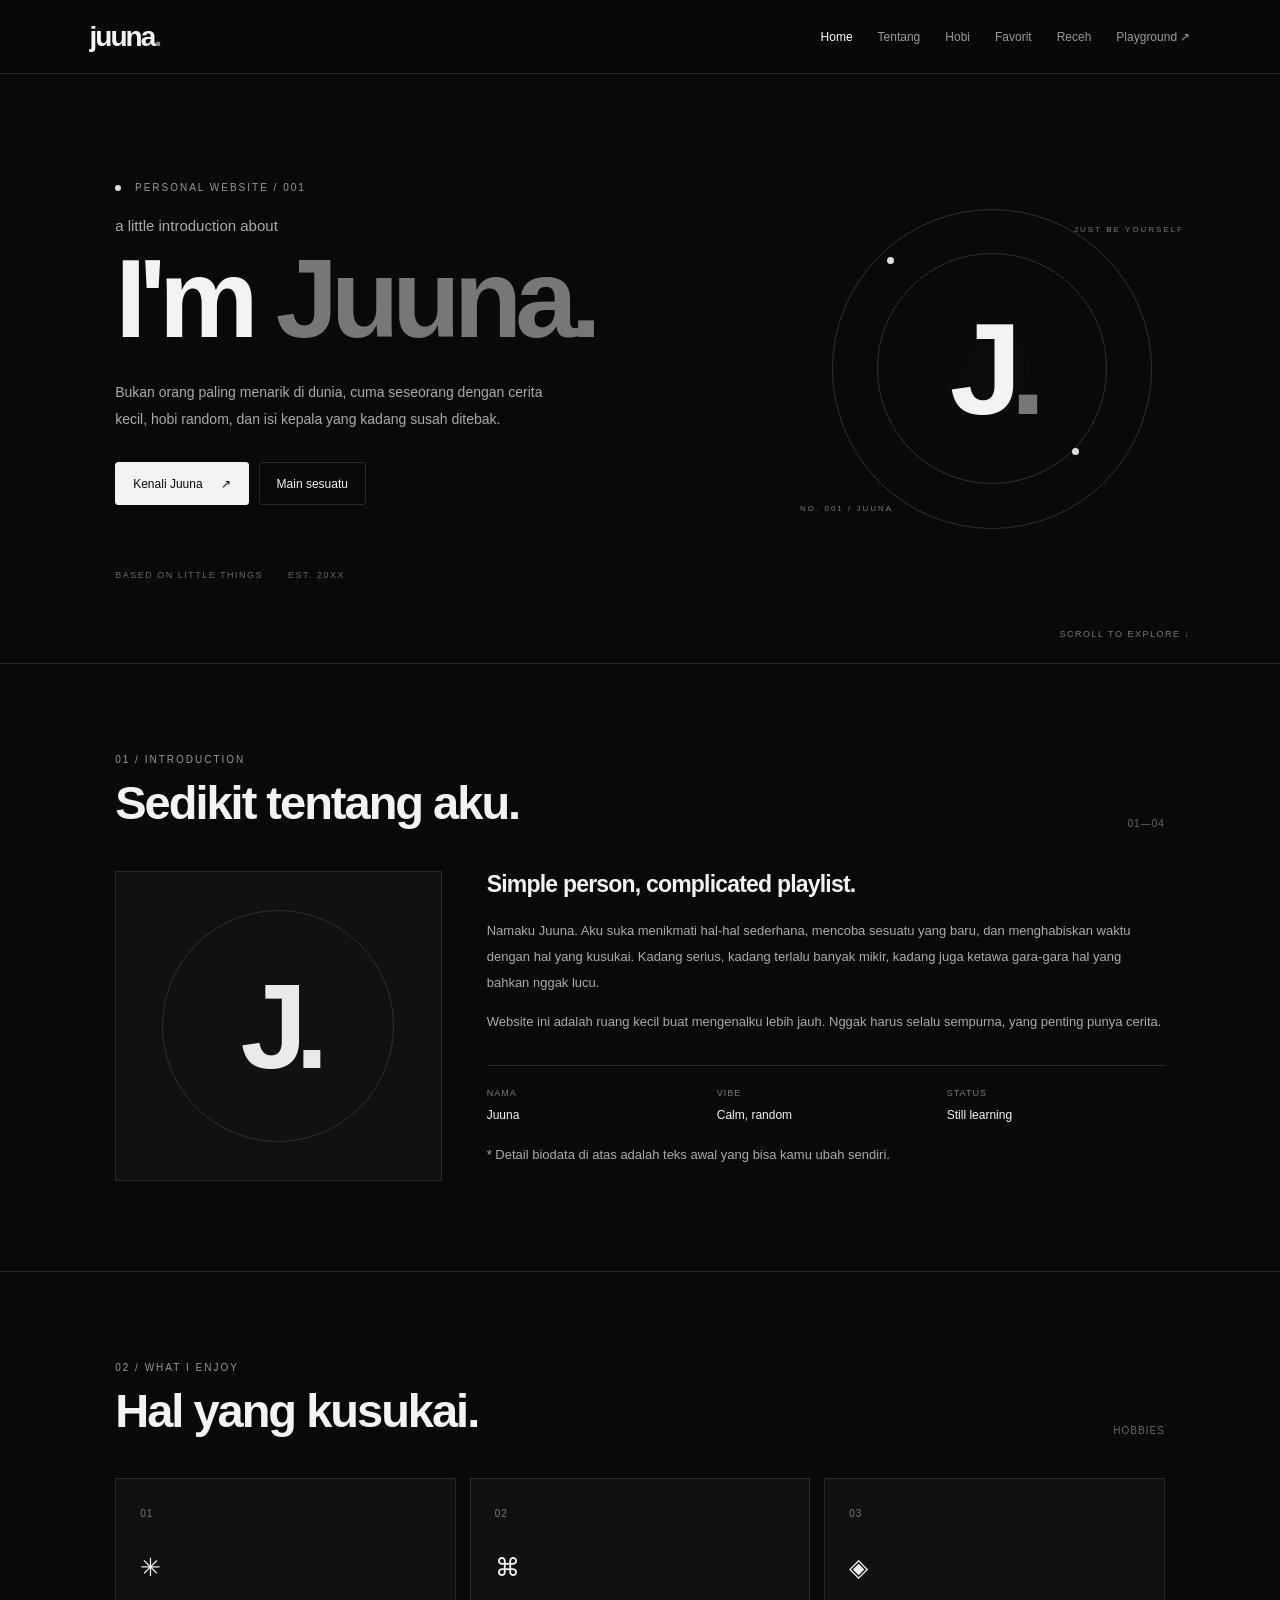
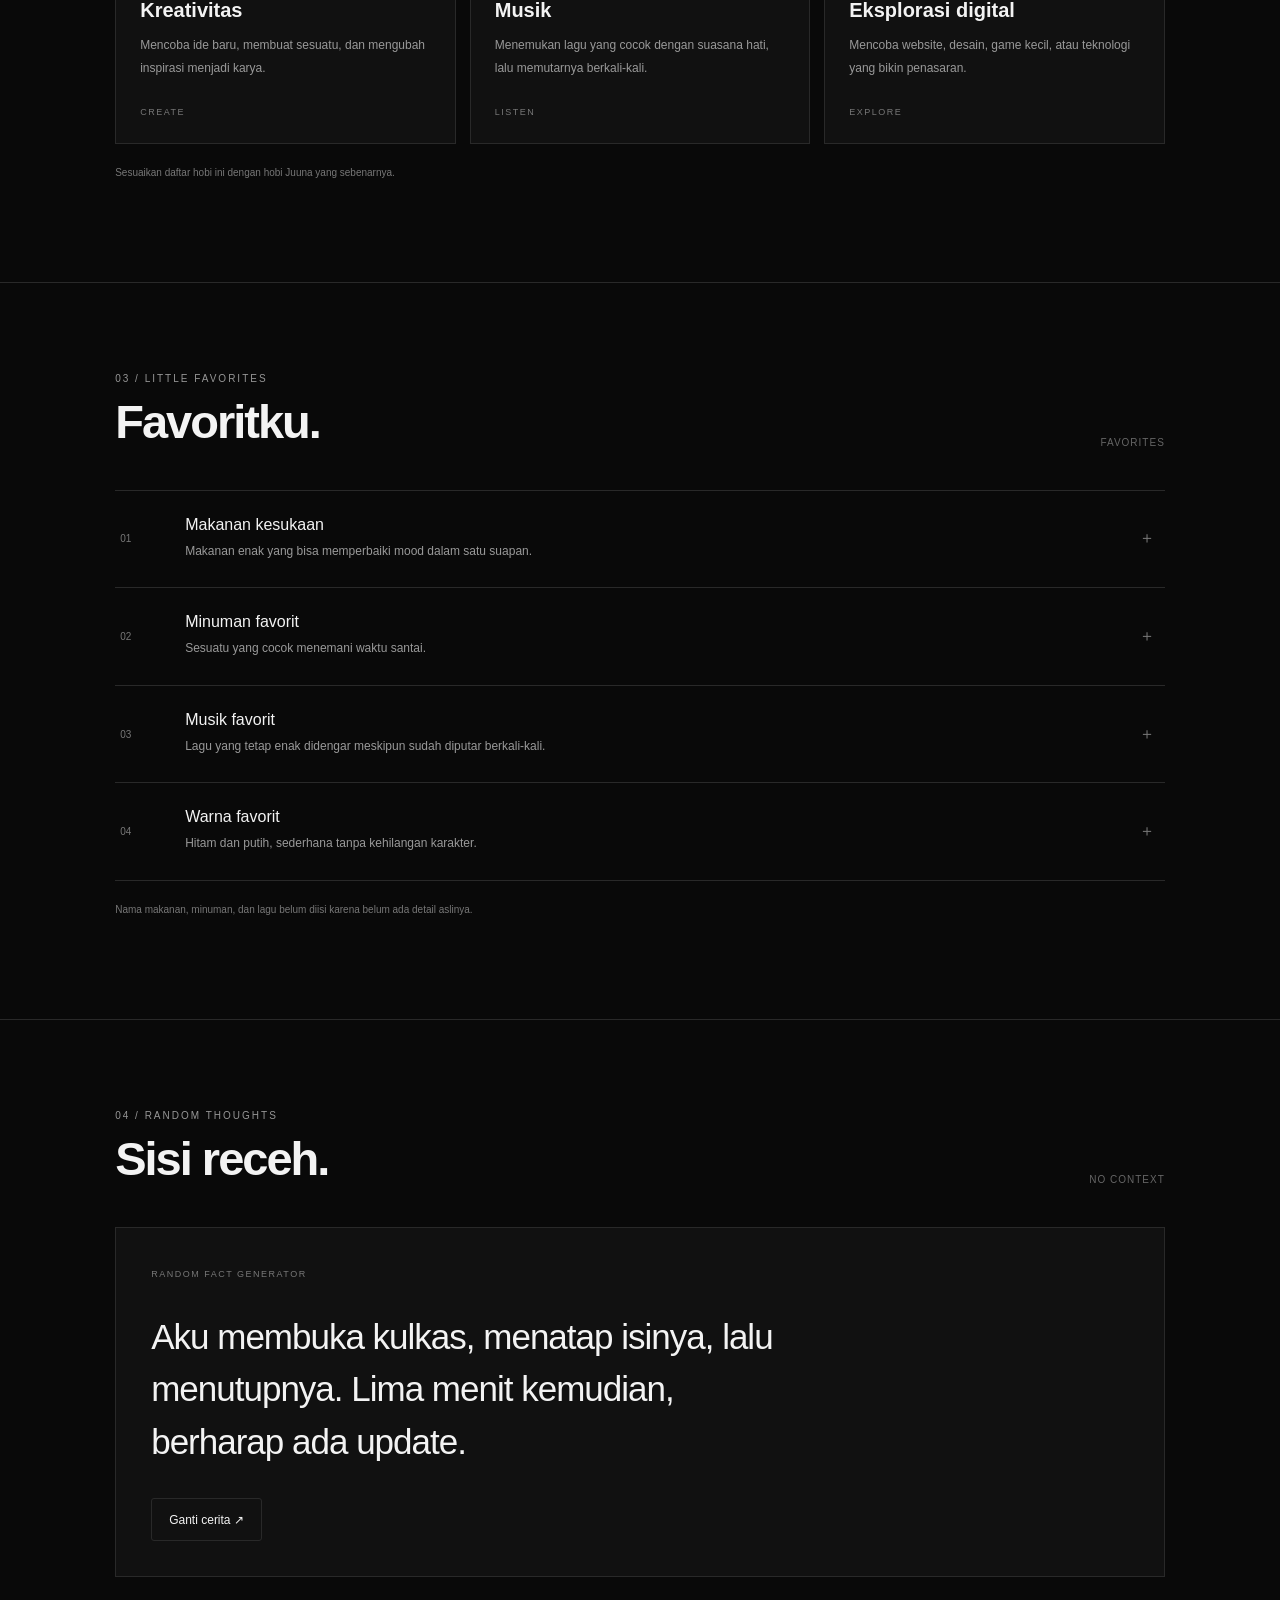
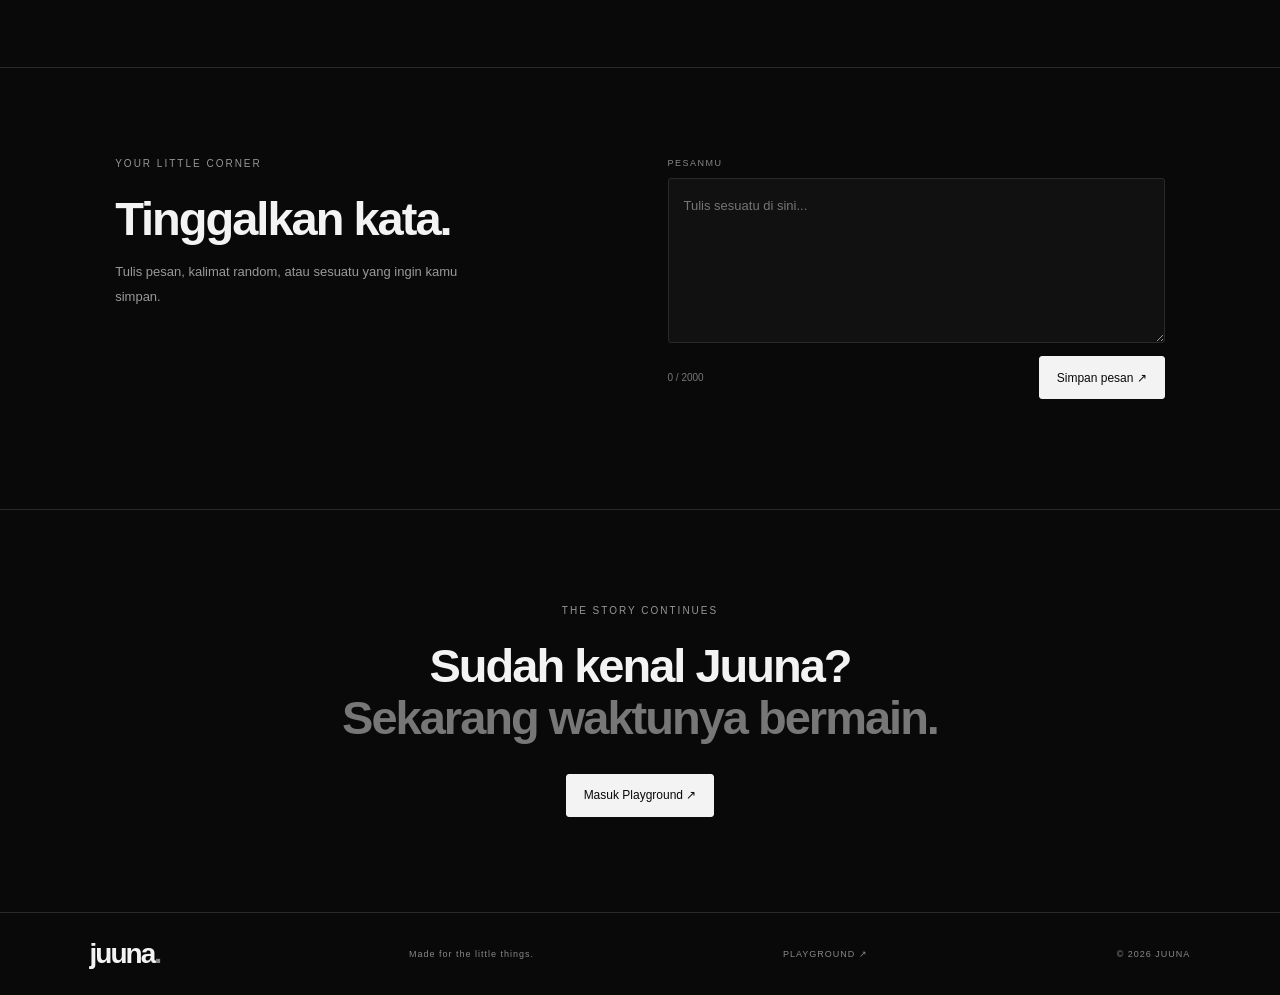
<file: index.html>
<!DOCTYPE html>
<html lang="id">
<head>
  <meta charset="UTF-8">
  <meta name="viewport" content="width=device-width, initial-scale=1">
  <meta name="theme-color" content="#090909">
  <meta name="description" content="Juuna, biodata personal, hobi, cerita receh, dan ruang kreativitas.">
  <title>juuna. | personal space</title>
  <link rel="stylesheet" href="./style.css">
</head>
<body>
  <header class="navbar">
    <a class="logo" href="./index.html">juuna<span>.</span></a>
    <button class="menu-toggle" id="menuToggle" aria-label="Buka menu">☰</button>
    <nav id="navigation">
      <a href="#home" class="nav-link active">Home</a>
      <a href="#about" class="nav-link">Tentang</a>
      <a href="#hobbies" class="nav-link">Hobi</a>
      <a href="#favorites" class="nav-link">Favorit</a>
      <a href="#random" class="nav-link">Receh</a>
      <a href="./games.html" class="nav-link">Playground ↗</a>
    </nav>
  </header>

  <main>
    <section class="hero page-section" id="home">
      <div class="hero-content">
        <div class="eyebrow"><span class="status-dot"></span> PERSONAL WEBSITE / 001</div>
        <p class="hello">a little introduction about</p>
        <h1>I'm <span>Juuna.</span></h1>
        <p class="hero-description">
          Bukan orang paling menarik di dunia, cuma seseorang dengan
          cerita kecil, hobi random, dan isi kepala yang kadang susah ditebak.
        </p>
        <div class="hero-actions">
          <a class="button button-light" href="#about">Kenali Juuna <span>↗</span></a>
          <a class="button button-outline" href="./games.html">Main sesuatu</a>
        </div>
        <div class="hero-meta">
          <span>BASED ON LITTLE THINGS</span>
          <span>EST. 20XX</span>
        </div>
      </div>
      <div class="hero-art" aria-label="Ilustrasi abstrak hitam putih">
        <div class="art-ring ring-a"></div>
        <div class="art-ring ring-b"></div>
        <div class="art-core">J<span>.</span></div>
        <span class="art-label label-a">JUST BE YOURSELF</span>
        <span class="art-label label-b">NO. 001 / JUUNA</span>
      </div>
      <a class="scroll-hint" href="#about">SCROLL TO EXPLORE ↓</a>
    </section>

    <section class="page-section content-section" id="about">
      <div class="section-heading">
        <div><p class="eyebrow">01 / INTRODUCTION</p><h2>Sedikit tentang aku.</h2></div>
        <span class="section-index">01—04</span>
      </div>
      <div class="about-layout">
        <div class="about-number">J.</div>
        <div class="about-copy">
          <h3>Simple person, complicated playlist.</h3>
          <p>
            Namaku Juuna. Aku suka menikmati hal-hal sederhana, mencoba
            sesuatu yang baru, dan menghabiskan waktu dengan hal yang kusukai.
            Kadang serius, kadang terlalu banyak mikir, kadang juga ketawa
            gara-gara hal yang bahkan nggak lucu.
          </p>
          <p>
            Website ini adalah ruang kecil buat mengenalku lebih jauh.
            Nggak harus selalu sempurna, yang penting punya cerita.
          </p>
          <div class="fact-row">
            <div><span class="fact-label">NAMA</span><strong>Juuna</strong></div>
            <div><span class="fact-label">VIBE</span><strong>Calm, random</strong></div>
            <div><span class="fact-label">STATUS</span><strong>Still learning</strong></div>
          </div>
          <p class="small-note">* Detail biodata di atas adalah teks awal yang bisa kamu ubah sendiri.</p>
        </div>
      </div>
    </section>

    <section class="page-section content-section" id="hobbies">
      <div class="section-heading">
        <div><p class="eyebrow">02 / WHAT I ENJOY</p><h2>Hal yang kusukai.</h2></div>
        <span class="section-index">HOBBIES</span>
      </div>
      <div class="card-grid">
        <article class="info-card">
          <span class="card-number">01</span><span class="card-symbol">✳</span>
          <h3>Kreativitas</h3>
          <p>Mencoba ide baru, membuat sesuatu, dan mengubah inspirasi menjadi karya.</p>
          <span class="tag">CREATE</span>
        </article>
        <article class="info-card">
          <span class="card-number">02</span><span class="card-symbol">⌘</span>
          <h3>Musik</h3>
          <p>Menemukan lagu yang cocok dengan suasana hati, lalu memutarnya berkali-kali.</p>
          <span class="tag">LISTEN</span>
        </article>
        <article class="info-card">
          <span class="card-number">03</span><span class="card-symbol">◈</span>
          <h3>Eksplorasi digital</h3>
          <p>Mencoba website, desain, game kecil, atau teknologi yang bikin penasaran.</p>
          <span class="tag">EXPLORE</span>
        </article>
      </div>
      <p class="small-note">Sesuaikan daftar hobi ini dengan hobi Juuna yang sebenarnya.</p>
    </section>

    <section class="page-section content-section" id="favorites">
      <div class="section-heading">
        <div><p class="eyebrow">03 / LITTLE FAVORITES</p><h2>Favoritku.</h2></div>
        <span class="section-index">FAVORITES</span>
      </div>
      <div class="favorite-list">
        <article class="favorite-item">
          <span class="favorite-no">01</span>
          <div><h3>Makanan kesukaan</h3><p>Makanan enak yang bisa memperbaiki mood dalam satu suapan.</p></div>
          <span class="favorite-icon">＋</span>
        </article>
        <article class="favorite-item">
          <span class="favorite-no">02</span>
          <div><h3>Minuman favorit</h3><p>Sesuatu yang cocok menemani waktu santai.</p></div>
          <span class="favorite-icon">＋</span>
        </article>
        <article class="favorite-item">
          <span class="favorite-no">03</span>
          <div><h3>Musik favorit</h3><p>Lagu yang tetap enak didengar meskipun sudah diputar berkali-kali.</p></div>
          <span class="favorite-icon">＋</span>
        </article>
        <article class="favorite-item">
          <span class="favorite-no">04</span>
          <div><h3>Warna favorit</h3><p>Hitam dan putih, sederhana tanpa kehilangan karakter.</p></div>
          <span class="favorite-icon">＋</span>
        </article>
      </div>
      <p class="small-note">Nama makanan, minuman, dan lagu belum diisi karena belum ada detail aslinya.</p>
    </section>

    <section class="page-section content-section" id="random">
      <div class="section-heading">
        <div><p class="eyebrow">04 / RANDOM THOUGHTS</p><h2>Sisi receh.</h2></div>
        <span class="section-index">NO CONTEXT</span>
      </div>
      <div class="random-box">
        <span class="random-label">RANDOM FACT GENERATOR</span>
        <p id="randomText">Aku membuka kulkas, menatap isinya, lalu menutupnya. Lima menit kemudian, berharap ada update.</p>
        <button class="button button-outline" id="randomBtn">Ganti cerita ↗</button>
      </div>
    </section>

    <section class="page-section message-section" id="message">
      <div>
        <p class="eyebrow">YOUR LITTLE CORNER</p>
        <h2>Tinggalkan kata.</h2>
        <p class="muted">Tulis pesan, kalimat random, atau sesuatu yang ingin kamu simpan.</p>
      </div>
      <div class="message-editor">
        <label for="messageInput">PESANMU</label>
        <textarea id="messageInput" maxlength="2000" placeholder="Tulis sesuatu di sini..."></textarea>
        <div class="editor-footer">
          <span id="charCount">0 / 2000</span>
          <button id="saveMessage" class="button button-light">Simpan pesan ↗</button>
        </div>
        <p id="messageStatus" class="small-note" aria-live="polite"></p>
        <div id="savedMessages" class="saved-messages"></div>
      </div>
    </section>

    <section class="final-cta">
      <p class="eyebrow">THE STORY CONTINUES</p>
      <h2>Sudah kenal Juuna?<br><span>Sekarang waktunya bermain.</span></h2>
      <a href="./games.html" class="button button-light">Masuk Playground ↗</a>
    </section>
  </main>

  <footer class="footer">
    <a class="logo" href="#home">juuna<span>.</span></a>
    <span>Made for the little things.</span>
    <a href="./games.html">PLAYGROUND ↗</a>
    <span>© <span id="year"></span> JUUNA</span>
  </footer>
  <script src="./script.js"></script>
</body>
                                               </html>
</file>
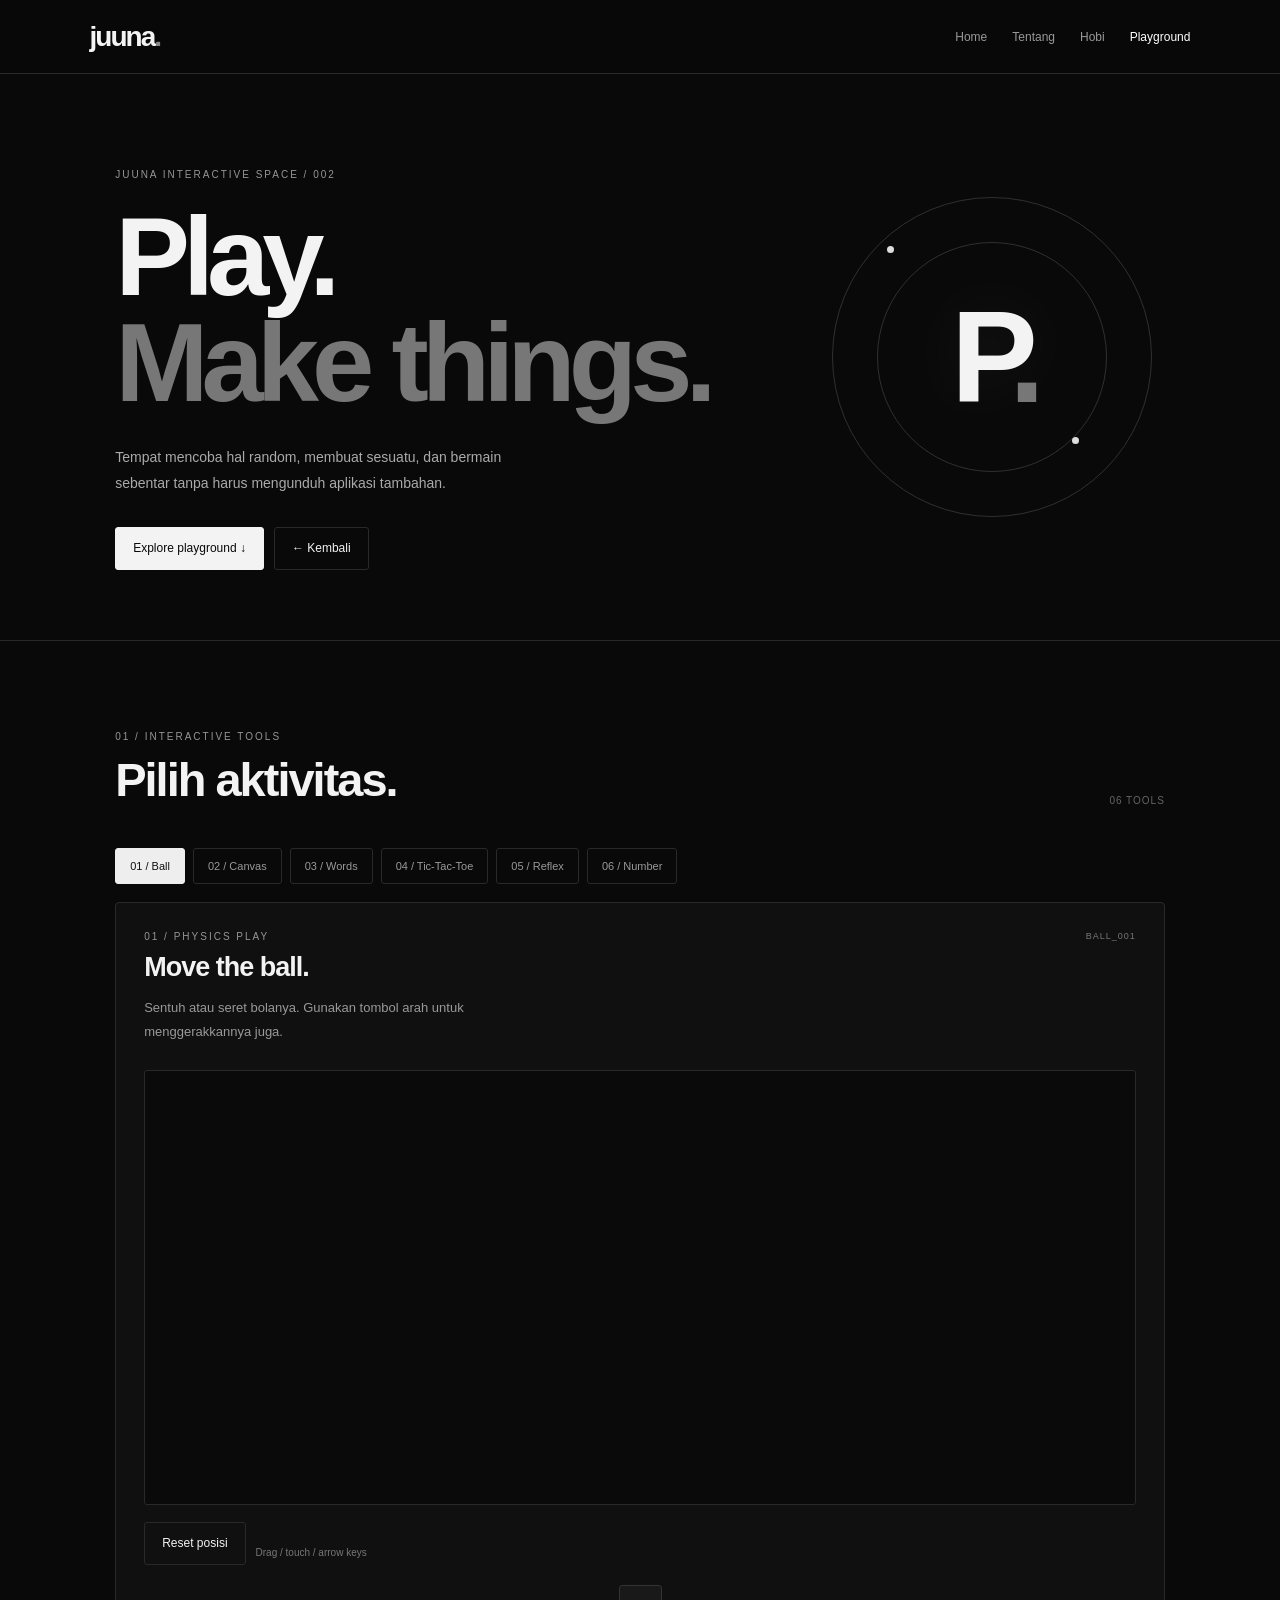
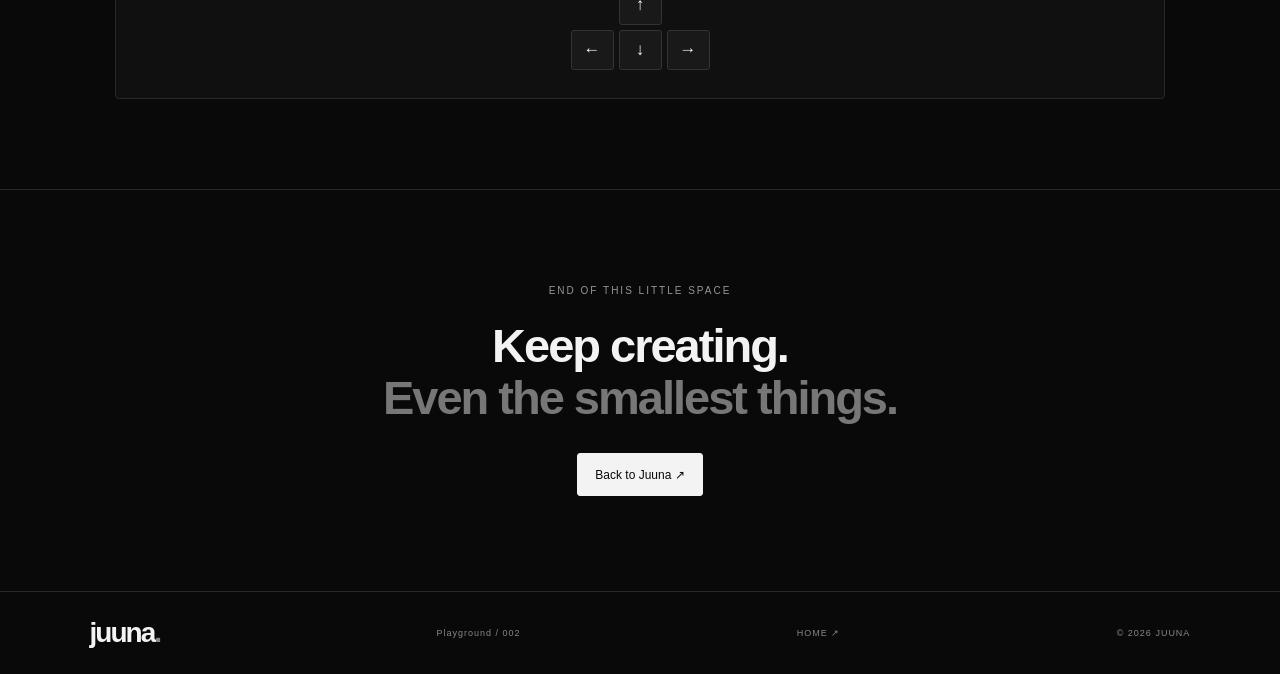
<file: games.html>
<!DOCTYPE html>
<html lang="id">
<head>
  <meta charset="UTF-8">
  <meta name="viewport" content="width=device-width, initial-scale=1">
  <meta name="theme-color" content="#090909">
  <meta name="description" content="Juuna Playground, kumpulan game kecil dan alat kreatif.">
  <title>Playground | juuna.</title>
  <link rel="stylesheet" href="./style.css">
</head>
<body>
  <header class="navbar">
    <a class="logo" href="./index.html">juuna<span>.</span></a>
    <button class="menu-toggle" id="menuToggle" aria-label="Buka menu">☰</button>
    <nav id="navigation">
      <a class="nav-link" href="./index.html">Home</a>
      <a class="nav-link" href="./index.html#about">Tentang</a>
      <a class="nav-link" href="./index.html#hobbies">Hobi</a>
      <a class="nav-link active" href="./games.html">Playground</a>
    </nav>
  </header>

  <main>
    <section class="hero playground-hero">
      <div class="hero-content">
        <p class="eyebrow">JUUNA INTERACTIVE SPACE / 002</p>
        <h1>Play.<br><span>Make things.</span></h1>
        <p class="hero-description">Tempat mencoba hal random, membuat sesuatu, dan bermain sebentar tanpa harus mengunduh aplikasi tambahan.</p>
        <div class="hero-actions">
          <a href="#tools" class="button button-light">Explore playground ↓</a>
          <a href="./index.html" class="button button-outline">← Kembali</a>
        </div>
      </div>
      <div class="hero-art" aria-hidden="true">
        <div class="art-ring ring-a"></div>
        <div class="art-ring ring-b"></div>
        <div class="art-core">P<span>.</span></div>
      </div>
    </section>

    <section class="page-section content-section" id="tools">
      <div class="section-heading">
        <div><p class="eyebrow">01 / INTERACTIVE TOOLS</p><h2>Pilih aktivitas.</h2></div>
        <span class="section-index">06 TOOLS</span>
      </div>
      <div class="play-tabs" id="playTabs">
        <button class="play-tab active" data-tool="ball">01 / Ball</button>
        <button class="play-tab" data-tool="draw">02 / Canvas</button>
        <button class="play-tab" data-tool="words">03 / Words</button>
        <button class="play-tab" data-tool="tic">04 / Tic-Tac-Toe</button>
        <button class="play-tab" data-tool="reflex">05 / Reflex</button>
        <button class="play-tab" data-tool="guess">06 / Number</button>
      </div>

      <article class="tool-panel" id="ball">
        <div class="tool-heading"><div><p class="eyebrow">01 / PHYSICS PLAY</p><h3>Move the ball.</h3></div><span class="tool-counter">BALL_001</span></div>
        <p class="muted">Sentuh atau seret bolanya. Gunakan tombol arah untuk menggerakkannya juga.</p>
        <canvas id="ballCanvas" class="game-canvas" width="800" height="350" aria-label="Arena permainan bola"></canvas>
        <div class="tool-controls">
          <button class="button button-outline" id="ballReset">Reset posisi</button>
          <span class="small-note">Drag / touch / arrow keys</span>
        </div>
        <div class="direction-pad">
          <button data-dir="up" aria-label="Atas">↑</button>
          <div><button data-dir="left" aria-label="Kiri">←</button><button data-dir="down" aria-label="Bawah">↓</button><button data-dir="right" aria-label="Kanan">→</button></div>
        </div>
      </article>

      <article class="tool-panel" id="draw" hidden>
        <div class="tool-heading"><div><p class="eyebrow">02 / CREATIVE STUDIO</p><h3>Draw something.</h3></div><span class="tool-counter">CANVAS_002</span></div>
        <p class="muted">Gambar bebas, buat tanda tangan, atau bikin wallpaper sederhana.</p>
        <canvas id="drawCanvas" class="drawing-canvas" width="1000" height="600" aria-label="Kanvas gambar"></canvas>
        <div class="draw-controls">
          <label>Warna <input id="drawColor" type="color" value="#111111"></label>
          <label>Ukuran <input id="drawSize" type="range" min="1" max="40" value="5"></label>
          <button class="button button-outline" id="eraserBtn">Eraser</button>
          <button class="button button-outline" id="clearCanvas">Clear</button>
          <button class="button button-light" id="downloadCanvas">Download PNG ↓</button>
        </div>
      </article>

      <article class="tool-panel" id="words" hidden>
        <div class="tool-heading"><div><p class="eyebrow">03 / WORD STUDIO</p><h3>Words worth keeping.</h3></div><span class="tool-counter">WORDS_003</span></div>
        <label class="field-label" for="wordTitle">JUDUL</label>
        <input id="wordTitle" class="tool-input" maxlength="100" placeholder="Contoh: untuk hari ini">
        <label class="field-label" for="wordBody">TULISAN</label>
        <textarea id="wordBody" class="tool-textarea" maxlength="5000" placeholder="Tulis pikiran, pesan, puisi, atau kalimatmu di sini..."></textarea>
        <div class="tool-controls">
          <span id="wordCount" class="small-note">0 / 5000</span>
          <button class="button button-outline" id="copyWords">Copy text</button>
          <button class="button button-light" id="downloadWords">Download TXT ↓</button>
        </div>
        <div class="quote-preview" id="wordPreview">Your words will appear here.</div>
        <button class="button button-outline" id="saveWords">Simpan di perangkat</button>
        <p class="small-note" id="wordStatus" aria-live="polite"></p>
      </article>

      <article class="tool-panel" id="tic" hidden>
        <div class="tool-heading"><div><p class="eyebrow">04 / TWO PLAYER</p><h3>Tic-Tac-Toe.</h3></div><span class="tool-counter">GAME_004</span></div>
        <p class="muted">Dua pemain, satu papan, tiga tanda berurutan untuk menang.</p>
        <p id="ticStatus" class="game-status" aria-live="polite">Giliran X.</p>
        <div id="ticBoard" class="tic-board">
          <button data-cell="0" aria-label="Kotak 1"></button><button data-cell="1" aria-label="Kotak 2"></button><button data-cell="2" aria-label="Kotak 3"></button>
          <button data-cell="3" aria-label="Kotak 4"></button><button data-cell="4" aria-label="Kotak 5"></button><button data-cell="5" aria-label="Kotak 6"></button>
          <button data-cell="6" aria-label="Kotak 7"></button><button data-cell="7" aria-label="Kotak 8"></button><button data-cell="8" aria-label="Kotak 9"></button>
        </div>
        <button class="button button-outline" id="ticReset">New round ↻</button>
      </article>

      <article class="tool-panel" id="reflex" hidden>
        <div class="tool-heading"><div><p class="eyebrow">05 / SPEED TEST</p><h3>Test your reflex.</h3></div><span class="tool-counter">GAME_005</span></div>
        <p class="muted">Mulai permainan, tunggu sampai layar berubah putih, lalu klik secepat mungkin.</p>
        <button id="reflexTarget" class="reflex-target">Tekan mulai untuk bermain</button>
        <div class="tool-controls">
          <button class="button button-light" id="reflexStart">Mulai permainan</button>
          <span id="reflexResult" class="game-status" aria-live="polite">Best: belum ada catatan</span>
        </div>
      </article>

      <article class="tool-panel" id="guess" hidden>
        <div class="tool-heading"><div><p class="eyebrow">06 / LOGIC GAME</p><h3>Guess the number.</h3></div><span class="tool-counter">GAME_006</span></div>
        <p class="muted">Tebak angka dari 1 sampai 100. Gunakan petunjuk untuk menemukan jawabannya.</p>
        <form id="guessForm" class="guess-form">
          <input id="guessInput" class="tool-input" type="number" min="1" max="100" step="1" required placeholder="Masukkan angka" aria-label="Tebakan angka">
          <button class="button button-light" type="submit">Tebak ↗</button>
        </form>
        <p id="guessStatus" class="game-status" aria-live="polite">Siap? Angka rahasia sudah dipilih.</p>
        <p id="guessAttempts" class="small-note">Percobaan: 0</p>
        <button id="guessReset" class="button button-outline">Angka baru ↻</button>
      </article>
    </section>

    <section class="final-cta">
      <p class="eyebrow">END OF THIS LITTLE SPACE</p>
      <h2>Keep creating.<br><span>Even the smallest things.</span></h2>
      <a class="button button-light" href="./index.html">Back to Juuna ↗</a>
    </section>
  </main>

  <footer class="footer">
    <a class="logo" href="./index.html">juuna<span>.</span></a>
    <span>Playground / 002</span>
    <a href="./index.html">HOME ↗</a>
    <span>© <span id="year"></span> JUUNA</span>
  </footer>
  <script src="./script.js"></script>
</body>
        </html>
</file>
<file: style.css>
:root {
  --bg: #090909;
  --surface: #111111;
  --line: #292929;
  --white: #f3f3f3;
  --muted: #969696;
}
* { box-sizing: border-box; }
html { scroll-behavior: smooth; scroll-padding-top: 85px; }
body {
  margin: 0; background: var(--bg); color: var(--white);
  font-family: Inter, "Segoe UI", Arial, sans-serif;
  -webkit-font-smoothing: antialiased;
}
a { color: inherit; text-decoration: none; }
button, input, textarea { font: inherit; }
button { color: inherit; cursor: pointer; }
.navbar {
  height: 74px; padding: 0 7%; display: flex; align-items: center;
  justify-content: space-between; gap: 25px; position: sticky; top: 0;
  z-index: 20; background: #090909ed; backdrop-filter: blur(18px);
  border-bottom: 1px solid var(--line);
}
.logo { font-size: 28px; font-weight: 800; letter-spacing: -2px; }
.logo span { color: #888; }
.navbar nav { display: flex; align-items: center; gap: 25px; }
.nav-link { font-size: 12px; color: #999; transition: color .2s; }
.nav-link:hover, .nav-link.active { color: white; }
.menu-toggle { display: none; background: none; border: 0; font-size: 21px; }
.page-section { scroll-margin-top: 75px; }
.hero {
  min-height: 590px; padding: 95px 9% 70px; position: relative;
  display: flex; align-items: center; overflow: hidden;
  border-bottom: 1px solid var(--line);
}
.hero-content { max-width: 610px; position: relative; z-index: 2; }
.eyebrow {
  font-size: 10px; letter-spacing: 2px; color: var(--muted);
  margin: 0 0 24px;
}
.status-dot {
  display: inline-block; width: 6px; height: 6px; background: #ddd;
  border-radius: 50%; margin-right: 9px;
}
.hello { color: #aaa; font-size: 15px; margin-bottom: 12px; }
.hero h1 {
  font-size: clamp(65px, 10vw, 112px); letter-spacing: -7px;
  line-height: .95; margin: 0 0 27px; font-weight: 650;
}
.hero h1 span { color: #777; }
.hero-description { max-width: 430px; color: #aaa; font-size: 14px; line-height: 1.9; }
.hero-actions { display: flex; flex-wrap: wrap; gap: 10px; margin-top: 30px; }
.button {
  display: inline-flex; justify-content: center; align-items: center;
  gap: 18px; min-height: 43px; padding: 12px 17px;
  font-size: 12px; border: 1px solid var(--line); border-radius: 3px;
  transition: background .2s, color .2s, transform .2s;
}
.button:hover { transform: translateY(-2px); }
.button-light { background: var(--white); color: #090909; border-color: var(--white); }
.button-light:hover { background: #ccc; }
.button-outline { background: transparent; color: var(--white); }
.button-outline:hover { background: #202020; }
.hero-meta {
  display: flex; gap: 25px; margin-top: 65px;
  color: #666; font-size: 9px; letter-spacing: 1.5px;
}
.hero-art {
  width: 320px; height: 320px; position: absolute; right: 10%;
  top: 50%; transform: translateY(-50%); display: grid; place-items: center;
}
.art-ring {
  position: absolute; border: 1px solid #303030; border-radius: 50%;
  width: 100%; height: 100%; animation: slow-spin 35s linear infinite;
}
.ring-a::before, .ring-b::after {
  content: ""; position: absolute; width: 7px; height: 7px;
  border-radius: 50%; background: #ddd; top: 15%; left: 17%;
}
.ring-b { width: 72%; height: 72%; animation-direction: reverse; }
.ring-b::after { top: auto; left: auto; bottom: 12%; right: 12%; }
.art-core {
  font-size: 130px; font-weight: 800; letter-spacing: -12px;
  color: #f3f3f3; text-shadow: 0 0 70px #ffffff13;
}
.art-core span { color: #777; }
.art-label { position: absolute; font-size: 8px; letter-spacing: 2px; color: #777; }
.label-a { top: 5%; right: -10%; }
.label-b { bottom: 5%; left: -10%; }
.scroll-hint {
  position: absolute; bottom: 24px; right: 7%;
  color: #777; font-size: 9px; letter-spacing: 1.5px;
}
.content-section { padding: 90px 9%; border-bottom: 1px solid var(--line); }
.section-heading {
  display: flex; align-items: end; justify-content: space-between;
  gap: 20px; margin-bottom: 42px;
}
.section-heading .eyebrow { margin-bottom: 12px; }
.section-heading h2, .message-section h2, .final-cta h2 {
  font-size: clamp(31px, 5vw, 47px); line-height: 1.1;
  letter-spacing: -2px; margin: 0; font-weight: 600;
}
.section-index { font-size: 10px; letter-spacing: 1px; color: #666; }
.about-layout { display: grid; grid-template-columns: .65fr 1.35fr; gap: 45px; }
.about-number {
  min-height: 300px; display: grid; place-items: center;
  background: #111; border: 1px solid var(--line);
  font-size: 120px; font-weight: 800; letter-spacing: -12px;
  color: #eaeaea; position: relative; overflow: hidden;
}
.about-number::after {
  content: ""; position: absolute; width: 230px; height: 230px;
  border: 1px solid #303030; border-radius: 50%;
}
.about-copy h3 { font-size: 23px; letter-spacing: -.8px; margin: 0 0 20px; }
.about-copy p { font-size: 13px; line-height: 2; color: #aaa; }
.fact-row {
  display: grid; grid-template-columns: repeat(3, 1fr); gap: 12px;
  margin-top: 30px; padding-top: 22px; border-top: 1px solid var(--line);
}
.fact-row div { display: grid; gap: 10px; }
.fact-label { font-size: 9px; letter-spacing: 1px; color: #777; }
.fact-row strong { font-size: 12px; font-weight: 500; }
.small-note { font-size: 10px; line-height: 1.8; color: #777; margin-top: 20px; }
.card-grid { display: grid; grid-template-columns: repeat(3, 1fr); gap: 14px; }
.info-card {
  background: var(--surface); border: 1px solid var(--line);
  min-height: 255px; padding: 24px; position: relative;
  transition: transform .25s, border-color .25s;
}
.info-card:hover { transform: translateY(-4px); border-color: #555; }
.card-number { font-size: 10px; color: #777; letter-spacing: 1px; }
.card-symbol { display: block; margin-top: 32px; font-size: 25px; }
.info-card h3 { font-size: 20px; margin: 17px 0 9px; }
.info-card p { color: #999; font-size: 12px; line-height: 1.9; }
.tag { display: inline-block; margin-top: 15px; font-size: 9px; letter-spacing: 1.5px; color: #777; }
.favorite-list { border-top: 1px solid var(--line); }
.favorite-item {
  display: grid; grid-template-columns: 45px 1fr 25px; gap: 20px;
  align-items: center; padding: 25px 5px; border-bottom: 1px solid var(--line);
}
.favorite-no { font-size: 10px; color: #777; }
.favorite-item h3 { font-size: 16px; font-weight: 500; margin: 0 0 7px; }
.favorite-item p { font-size: 12px; color: #999; margin: 0; line-height: 1.8; }
.favorite-icon { color: #777; text-align: center; }
.random-box { background: #111; padding: 35px; border: 1px solid var(--line); }
.random-label { color: #777; font-size: 9px; letter-spacing: 1.5px; }
.random-box p {
  max-width: 650px; font-size: clamp(23px, 4vw, 35px);
  letter-spacing: -1px; line-height: 1.5; margin: 30px 0;
}
.message-section {
  padding: 90px 9%; display: grid; grid-template-columns: 1fr 1fr;
  gap: 55px; border-bottom: 1px solid var(--line);
}
.message-section h2 { margin-bottom: 15px; }
.muted { font-size: 13px; color: #999; line-height: 1.9; max-width: 350px; }
.message-editor label { display: block; font-size: 9px; letter-spacing: 1.5px; color: #888; margin-bottom: 10px; }
.message-editor textarea {
  display: block; width: 100%; min-height: 165px; resize: vertical;
  background: #111; border: 1px solid var(--line); border-radius: 3px;
  padding: 15px; color: #eee; outline: none; font-size: 13px; line-height: 1.8;
}
.message-editor textarea:focus { border-color: #777; }
.editor-footer { display: flex; align-items: center; justify-content: space-between; gap: 15px; margin-top: 13px; }
.editor-footer > span { color: #777; font-size: 10px; }
.saved-messages { display: grid; gap: 10px; margin-top: 20px; }
.saved-message { background: #111; padding: 15px; border: 1px solid var(--line); }
.saved-message p { white-space: pre-wrap; overflow-wrap: anywhere; color: #ccc; font-size: 12px; line-height: 1.8; }
.saved-message button { background: transparent; border: 0; color: #888; font-size: 10px; }
.final-cta { padding: 95px 9%; text-align: center; }
.final-cta h2 { margin: 0 0 30px; }
.final-cta h2 span { color: #777; }
.footer {
  padding: 25px 7%; border-top: 1px solid var(--line);
  display: flex; align-items: center; justify-content: space-between;
  flex-wrap: wrap; gap: 20px;
}
.footer > span, .footer > a:not(.logo) { font-size: 9px; letter-spacing: 1px; color: #888; }
@keyframes slow-spin { to { transform: rotate(360deg); } }

@media (max-width: 850px) {
  .navbar { padding: 0 5%; }
  .navbar nav { gap: 14px; }
  .hero { padding-left: 7%; }
  .hero-art { right: -110px; opacity: .35; }
  .content-section, .message-section { padding-left: 7%; padding-right: 7%; }
  .about-layout { grid-template-columns: .65fr 1.35fr; gap: 25px; }
  .card-grid { gap: 9px; }
  .info-card { padding: 17px; }
}
@media (max-width: 620px) {
  .navbar { height: 65px; }
  .menu-toggle { display: block; }
  .navbar nav {
    display: none; position: absolute; top: 64px; left: 0; right: 0;
    padding: 12px 5% 20px; background: #090909;
    border-bottom: 1px solid var(--line); flex-direction: column; align-items: stretch;
  }
  .navbar nav.open { display: flex; }
  .nav-link { padding: 10px 0; }
  .hero { min-height: 570px; padding: 85px 6% 75px; }
  .hero h1 { font-size: clamp(66px, 15vw, 92px); letter-spacing: -5px; }
  .hero-art { right: -180px; opacity: .22; }
  .hero-meta { margin-top: 48px; gap: 14px; font-size: 8px; }
  .content-section { padding: 70px 6%; }
  .section-heading { align-items: start; }
  .section-index { margin-top: 4px; }
  .about-layout { grid-template-columns: 1fr; gap: 25px; }
  .about-number { min-height: 180px; font-size: 95px; }
  .card-grid { grid-template-columns: 1fr; }
  .info-card { min-height: 220px; padding: 23px; }
  .card-symbol { margin-top: 23px; }
  .favorite-item { grid-template-columns: 27px 1fr 20px; gap: 12px; }
  .random-box { padding: 23px; }
  .message-section { grid-template-columns: 1fr; padding: 70px 6%; gap: 25px; }
  .final-cta { padding: 75px 6%; }
  .footer { padding: 24px 6%; }
}
@media (prefers-reduced-motion: reduce) {
  *, *::before, *::after {
    animation-duration: .01ms !important;
    animation-iteration-count: 1 !important;
    scroll-behavior: auto !important;
    transition-duration: .01ms !important;
  }
    }
               

/* Playground */
.playground-hero { min-height: 460px; }
.play-tabs { display: flex; flex-wrap: wrap; gap: 8px; margin-bottom: 18px; }
.play-tab {
  border: 1px solid var(--line); background: transparent; color: #999;
  padding: 11px 14px; font-size: 11px; border-radius: 3px;
}
.play-tab:hover, .play-tab.active { background: #eee; color: #111; border-color: #eee; }
.tool-panel {
  background: #101010; border: 1px solid var(--line);
  padding: 28px; border-radius: 4px; min-width: 0;
}
.tool-panel[hidden] { display: none; }
.tool-heading { display: flex; align-items: start; justify-content: space-between; gap: 15px; }
.tool-heading .eyebrow { margin-bottom: 10px; }
.tool-heading h3 { font-size: 27px; letter-spacing: -1px; margin: 0; }
.tool-counter { font-size: 9px; letter-spacing: 1px; color: #777; }
.game-canvas {
  display: block; width: 100%; height: auto; margin-top: 25px;
  border: 1px solid #292929; border-radius: 3px; background: #0a0a0a;
  touch-action: none;
}
.drawing-canvas {
  display: block; width: 100%; height: auto; margin-top: 22px;
  background: white; border-radius: 3px; border: 1px solid #444;
  touch-action: none; cursor: crosshair;
}
.tool-controls, .draw-controls {
  display: flex; align-items: center; flex-wrap: wrap; gap: 10px; margin-top: 17px;
}
.draw-controls label { display: flex; align-items: center; gap: 9px; font-size: 11px; color: #aaa; }
.draw-controls input[type="color"] { width: 36px; height: 34px; border: 0; background: transparent; }
.draw-controls input[type="range"] { width: 100px; accent-color: white; }
.direction-pad { margin-top: 20px; display: grid; justify-items: center; gap: 5px; }
.direction-pad div { display: flex; gap: 5px; }
.direction-pad button {
  width: 43px; height: 40px; background: #191919;
  border: 1px solid #333; border-radius: 3px; font-size: 17px;
}
.direction-pad button:active { background: #eee; color: #111; }
.tool-input, .tool-textarea {
  display: block; width: 100%; padding: 13px; color: #eee;
  background: #090909; border: 1px solid #303030; border-radius: 3px;
  outline: none; font-size: 13px;
}
.tool-input:focus, .tool-textarea:focus { border-color: #777; }
.tool-textarea { min-height: 180px; resize: vertical; line-height: 1.8; }
.field-label { display: block; margin: 20px 0 9px; color: #888; font-size: 9px; letter-spacing: 1.5px; }
.quote-preview {
  white-space: pre-wrap; overflow-wrap: anywhere; line-height: 1.8;
  padding: 22px; border-left: 2px solid #777; background: #151515;
  margin: 25px 0; color: #ddd; min-height: 75px;
}
.game-status { color: #ccc; font-size: 13px; line-height: 1.8; }
.tic-board {
  display: grid; grid-template-columns: repeat(3, minmax(0, 90px));
  gap: 7px; margin: 22px 0;
}
.tic-board button {
  width: 100%; aspect-ratio: 1; background: #171717;
  border: 1px solid #333; border-radius: 3px; font-size: 35px;
}
.tic-board button:disabled { color: #eee; }
.reflex-target {
  display: grid; place-items: center; text-align: center;
  width: 100%; min-height: 190px; margin-top: 22px; padding: 20px;
  border: 1px solid #333; border-radius: 3px;
  background: #191919; color: #ddd; font-size: 15px;
  transition: background .1s, color .1s;
}
.reflex-target.ready { background: #f4f4f4; color: #090909; }
.reflex-target.too-soon { background: #4a2020; color: white; }
.guess-form { display: flex; gap: 10px; margin-top: 22px; }
.guess-form .tool-input { flex: 1; min-width: 0; }
@media (max-width: 620px) {
  .tool-panel { padding: 18px; }
  .tool-heading h3 { font-size: 24px; }
  .tool-counter { font-size: 8px; }
  .play-tab { padding: 10px; }
  .guess-form { flex-direction: column; }
  .draw-controls { align-items: center; }
}
</file>
